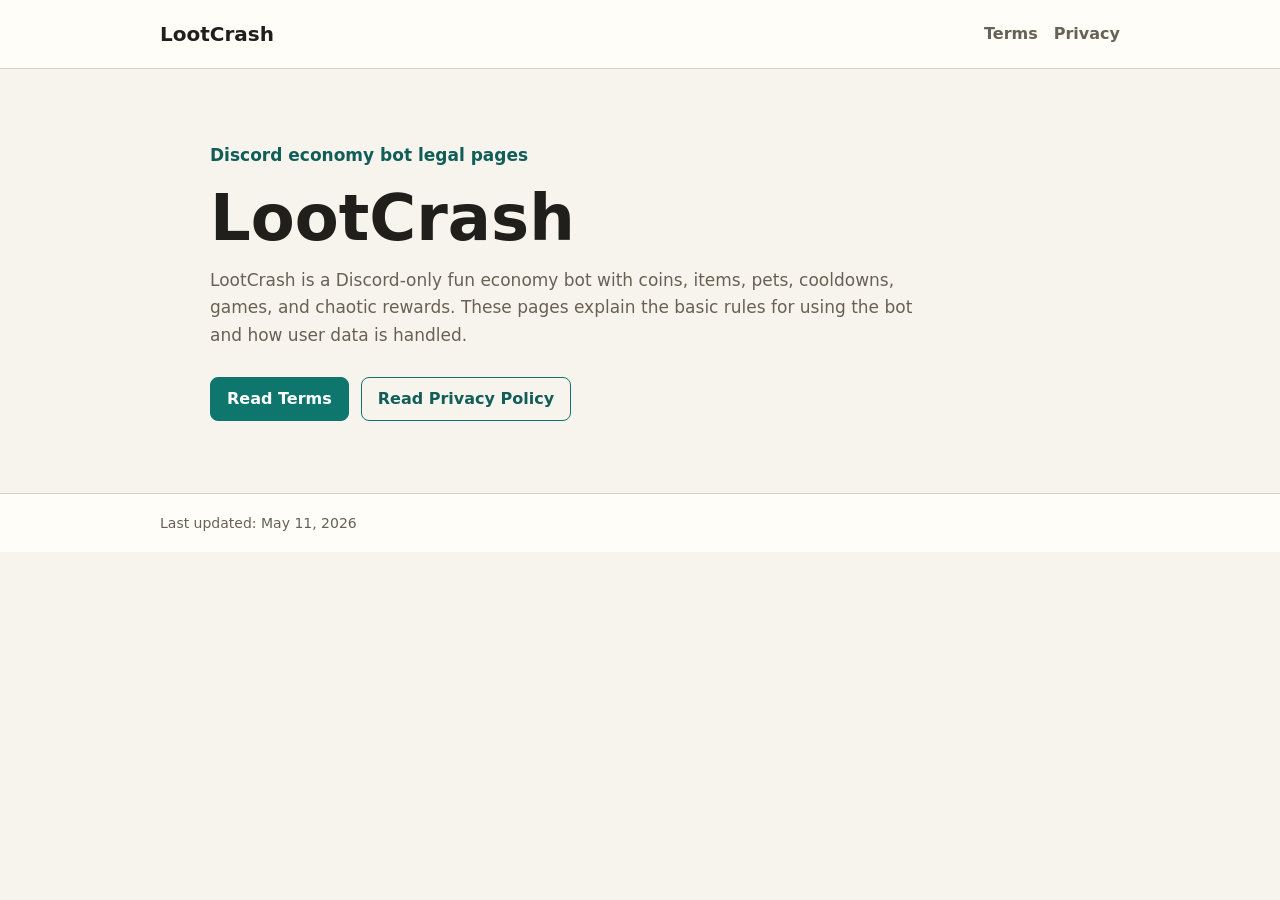
<file: index.html>
<!doctype html>
<html lang="en">
  <head>
    <meta charset="utf-8">
    <meta name="viewport" content="width=device-width, initial-scale=1">
    <title>LootCrash Legal</title>
    <meta name="description" content="Terms of Service and Privacy Policy for the LootCrash Discord bot.">
    <link rel="stylesheet" href="styles.css">
  </head>
  <body>
    <header class="site-header">
      <nav class="nav" aria-label="Main navigation">
        <a class="brand" href="index.html">LootCrash</a>
        <div class="nav-links">
          <a href="terms.html">Terms</a>
          <a href="privacy.html">Privacy</a>
        </div>
      </nav>
    </header>

    <main>
      <section class="hero">
        <p class="updated">Discord economy bot legal pages</p>
        <h1>LootCrash</h1>
        <p>
          LootCrash is a Discord-only fun economy bot with coins, items, pets, cooldowns,
          games, and chaotic rewards. These pages explain the basic rules for using the bot
          and how user data is handled.
        </p>
        <div class="actions">
          <a class="button" href="terms.html">Read Terms</a>
          <a class="button secondary" href="privacy.html">Read Privacy Policy</a>
        </div>
      </section>
    </main>

    <footer class="site-footer">
      <p>Last updated: May 11, 2026</p>
    </footer>
  </body>
</html>
</file>
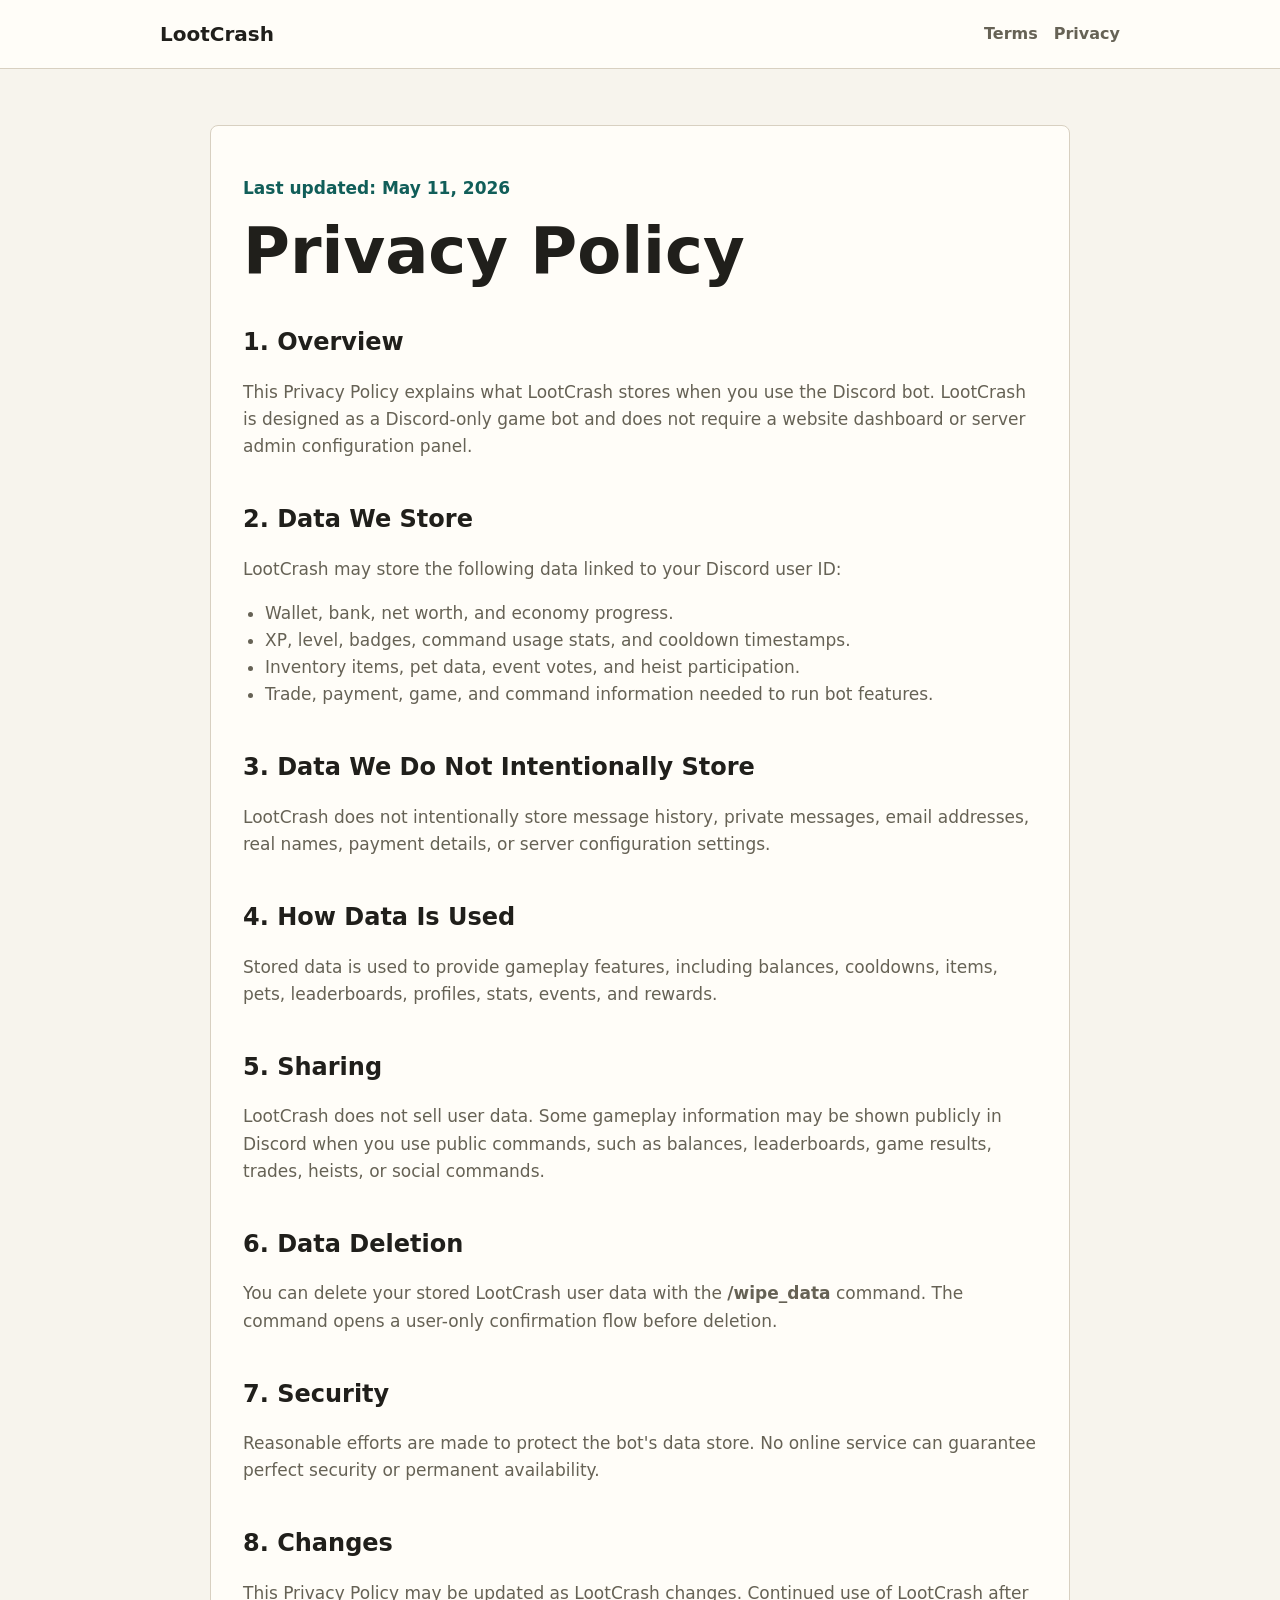
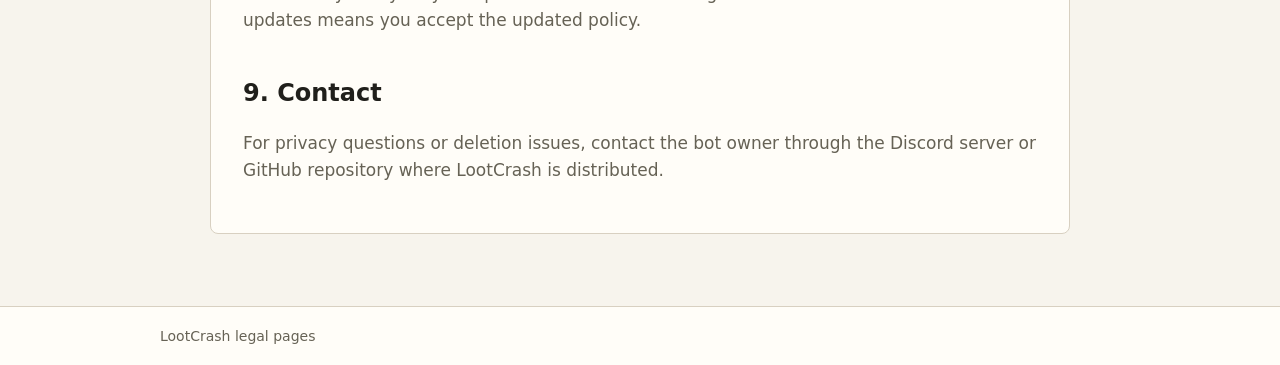
<file: privacy.html>
<!doctype html>
<html lang="en">
  <head>
    <meta charset="utf-8">
    <meta name="viewport" content="width=device-width, initial-scale=1">
    <title>LootCrash Privacy Policy</title>
    <meta name="description" content="Privacy Policy for the LootCrash Discord bot.">
    <link rel="stylesheet" href="styles.css">
  </head>
  <body>
    <header class="site-header">
      <nav class="nav" aria-label="Main navigation">
        <a class="brand" href="index.html">LootCrash</a>
        <div class="nav-links">
          <a href="terms.html">Terms</a>
          <a href="privacy.html">Privacy</a>
        </div>
      </nav>
    </header>

    <main>
      <article class="legal">
        <p class="updated">Last updated: May 11, 2026</p>
        <h1>Privacy Policy</h1>

        <h2>1. Overview</h2>
        <p>
          This Privacy Policy explains what LootCrash stores when you use the Discord bot.
          LootCrash is designed as a Discord-only game bot and does not require a website
          dashboard or server admin configuration panel.
        </p>

        <h2>2. Data We Store</h2>
        <p>LootCrash may store the following data linked to your Discord user ID:</p>
        <ul>
          <li>Wallet, bank, net worth, and economy progress.</li>
          <li>XP, level, badges, command usage stats, and cooldown timestamps.</li>
          <li>Inventory items, pet data, event votes, and heist participation.</li>
          <li>Trade, payment, game, and command information needed to run bot features.</li>
        </ul>

        <h2>3. Data We Do Not Intentionally Store</h2>
        <p>
          LootCrash does not intentionally store message history, private messages, email
          addresses, real names, payment details, or server configuration settings.
        </p>

        <h2>4. How Data Is Used</h2>
        <p>
          Stored data is used to provide gameplay features, including balances, cooldowns,
          items, pets, leaderboards, profiles, stats, events, and rewards.
        </p>

        <h2>5. Sharing</h2>
        <p>
          LootCrash does not sell user data. Some gameplay information may be shown publicly
          in Discord when you use public commands, such as balances, leaderboards, game results,
          trades, heists, or social commands.
        </p>

        <h2>6. Data Deletion</h2>
        <p>
          You can delete your stored LootCrash user data with the <strong>/wipe_data</strong>
          command. The command opens a user-only confirmation flow before deletion.
        </p>

        <h2>7. Security</h2>
        <p>
          Reasonable efforts are made to protect the bot's data store. No online service can
          guarantee perfect security or permanent availability.
        </p>

        <h2>8. Changes</h2>
        <p>
          This Privacy Policy may be updated as LootCrash changes. Continued use of LootCrash
          after updates means you accept the updated policy.
        </p>

        <h2>9. Contact</h2>
        <p>
          For privacy questions or deletion issues, contact the bot owner through the Discord
          server or GitHub repository where LootCrash is distributed.
        </p>
      </article>
    </main>

    <footer class="site-footer">
      <p>LootCrash legal pages</p>
    </footer>
  </body>
</html>
</file>
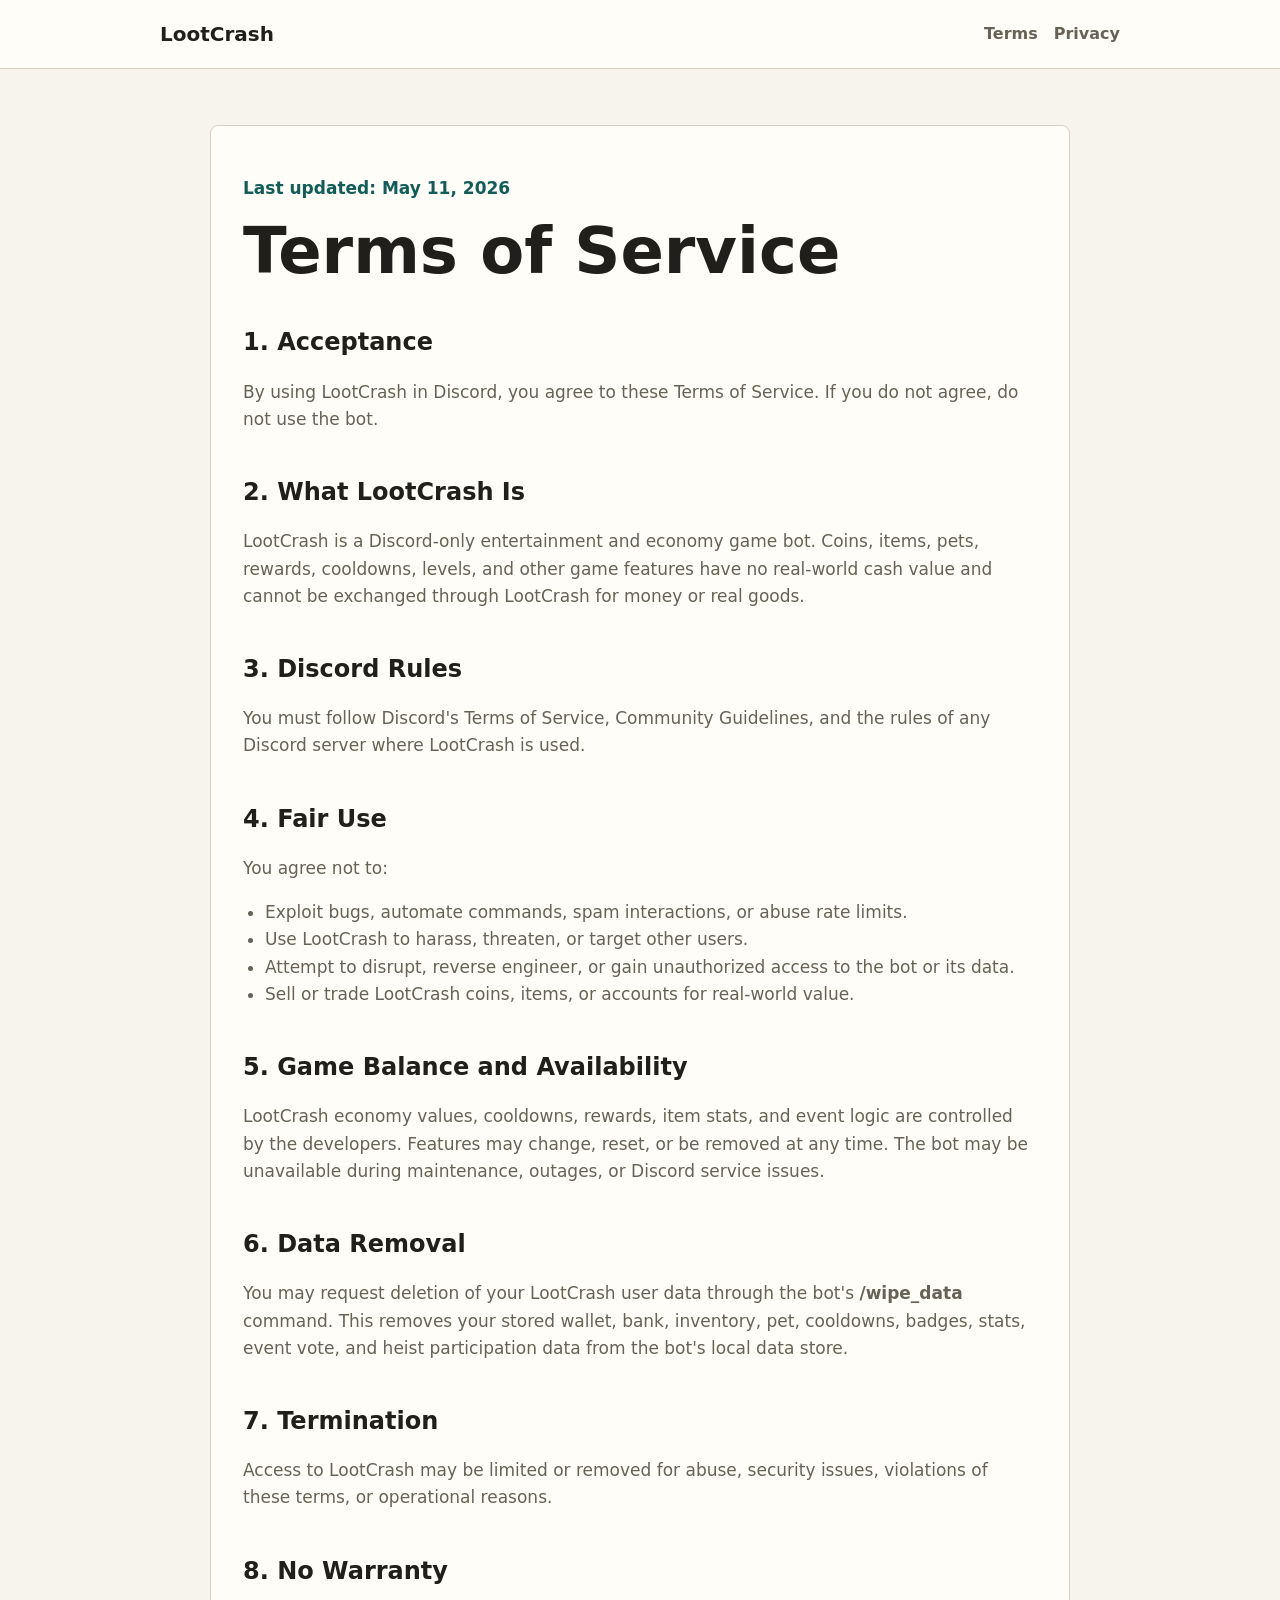
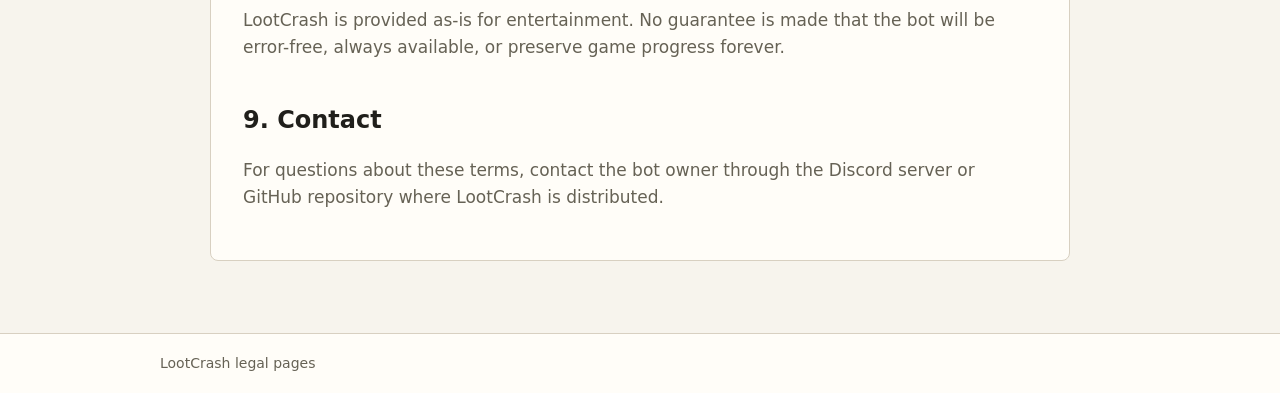
<file: terms.html>
<!doctype html>
<html lang="en">
  <head>
    <meta charset="utf-8">
    <meta name="viewport" content="width=device-width, initial-scale=1">
    <title>LootCrash Terms of Service</title>
    <meta name="description" content="Terms of Service for the LootCrash Discord bot.">
    <link rel="stylesheet" href="styles.css">
  </head>
  <body>
    <header class="site-header">
      <nav class="nav" aria-label="Main navigation">
        <a class="brand" href="index.html">LootCrash</a>
        <div class="nav-links">
          <a href="terms.html">Terms</a>
          <a href="privacy.html">Privacy</a>
        </div>
      </nav>
    </header>

    <main>
      <article class="legal">
        <p class="updated">Last updated: May 11, 2026</p>
        <h1>Terms of Service</h1>

        <h2>1. Acceptance</h2>
        <p>
          By using LootCrash in Discord, you agree to these Terms of Service. If you do not
          agree, do not use the bot.
        </p>

        <h2>2. What LootCrash Is</h2>
        <p>
          LootCrash is a Discord-only entertainment and economy game bot. Coins, items,
          pets, rewards, cooldowns, levels, and other game features have no real-world cash
          value and cannot be exchanged through LootCrash for money or real goods.
        </p>

        <h2>3. Discord Rules</h2>
        <p>
          You must follow Discord's Terms of Service, Community Guidelines, and the rules of
          any Discord server where LootCrash is used.
        </p>

        <h2>4. Fair Use</h2>
        <p>You agree not to:</p>
        <ul>
          <li>Exploit bugs, automate commands, spam interactions, or abuse rate limits.</li>
          <li>Use LootCrash to harass, threaten, or target other users.</li>
          <li>Attempt to disrupt, reverse engineer, or gain unauthorized access to the bot or its data.</li>
          <li>Sell or trade LootCrash coins, items, or accounts for real-world value.</li>
        </ul>

        <h2>5. Game Balance and Availability</h2>
        <p>
          LootCrash economy values, cooldowns, rewards, item stats, and event logic are
          controlled by the developers. Features may change, reset, or be removed at any time.
          The bot may be unavailable during maintenance, outages, or Discord service issues.
        </p>

        <h2>6. Data Removal</h2>
        <p>
          You may request deletion of your LootCrash user data through the bot's
          <strong>/wipe_data</strong> command. This removes your stored wallet, bank, inventory,
          pet, cooldowns, badges, stats, event vote, and heist participation data from the bot's
          local data store.
        </p>

        <h2>7. Termination</h2>
        <p>
          Access to LootCrash may be limited or removed for abuse, security issues, violations
          of these terms, or operational reasons.
        </p>

        <h2>8. No Warranty</h2>
        <p>
          LootCrash is provided as-is for entertainment. No guarantee is made that the bot will
          be error-free, always available, or preserve game progress forever.
        </p>

        <h2>9. Contact</h2>
        <p>
          For questions about these terms, contact the bot owner through the Discord server or
          GitHub repository where LootCrash is distributed.
        </p>
      </article>
    </main>

    <footer class="site-footer">
      <p>LootCrash legal pages</p>
    </footer>
  </body>
</html>
</file>
<file: styles.css>
:root {
  color-scheme: light;
  --bg: #f7f4ed;
  --ink: #201f1b;
  --muted: #666255;
  --panel: #fffdf8;
  --line: #d8d0c1;
  --accent: #0f766e;
  --accent-dark: #115e59;
}

* {
  box-sizing: border-box;
}

body {
  margin: 0;
  background: var(--bg);
  color: var(--ink);
  font-family: Inter, ui-sans-serif, system-ui, -apple-system, BlinkMacSystemFont, "Segoe UI", sans-serif;
  line-height: 1.6;
}

a {
  color: var(--accent-dark);
}

.site-header {
  border-bottom: 1px solid var(--line);
  background: var(--panel);
}

.nav {
  display: flex;
  align-items: center;
  justify-content: space-between;
  gap: 24px;
  width: min(960px, calc(100% - 32px));
  margin: 0 auto;
  padding: 18px 0;
}

.brand {
  color: var(--ink);
  font-size: 20px;
  font-weight: 800;
  text-decoration: none;
}

.nav-links {
  display: flex;
  gap: 16px;
  flex-wrap: wrap;
}

.nav-links a {
  color: var(--muted);
  font-weight: 650;
  text-decoration: none;
}

.nav-links a:hover {
  color: var(--accent-dark);
}

main {
  width: min(860px, calc(100% - 32px));
  margin: 0 auto;
  padding: 56px 0 72px;
}

.hero {
  max-width: 720px;
}

h1 {
  margin: 0 0 16px;
  font-size: clamp(36px, 8vw, 64px);
  line-height: 1;
  letter-spacing: 0;
}

h2 {
  margin: 40px 0 12px;
  font-size: 24px;
  letter-spacing: 0;
}

p,
li {
  color: var(--muted);
  font-size: 17px;
}

.updated {
  color: var(--accent-dark);
  font-weight: 700;
}

.actions {
  display: flex;
  gap: 12px;
  flex-wrap: wrap;
  margin-top: 28px;
}

.button {
  display: inline-flex;
  align-items: center;
  min-height: 44px;
  padding: 0 16px;
  border: 1px solid var(--accent);
  border-radius: 8px;
  background: var(--accent);
  color: white;
  font-weight: 750;
  text-decoration: none;
}

.button.secondary {
  background: transparent;
  color: var(--accent-dark);
}

.legal {
  padding: 32px;
  border: 1px solid var(--line);
  border-radius: 8px;
  background: var(--panel);
}

.legal ul {
  padding-left: 22px;
}

.site-footer {
  border-top: 1px solid var(--line);
  background: var(--panel);
}

.site-footer p {
  width: min(960px, calc(100% - 32px));
  margin: 0 auto;
  padding: 18px 0;
  font-size: 14px;
}

@media (max-width: 620px) {
  .nav {
    align-items: flex-start;
    flex-direction: column;
  }

  main {
    padding-top: 36px;
  }

  .legal {
    padding: 22px;
  }
}
</file>
